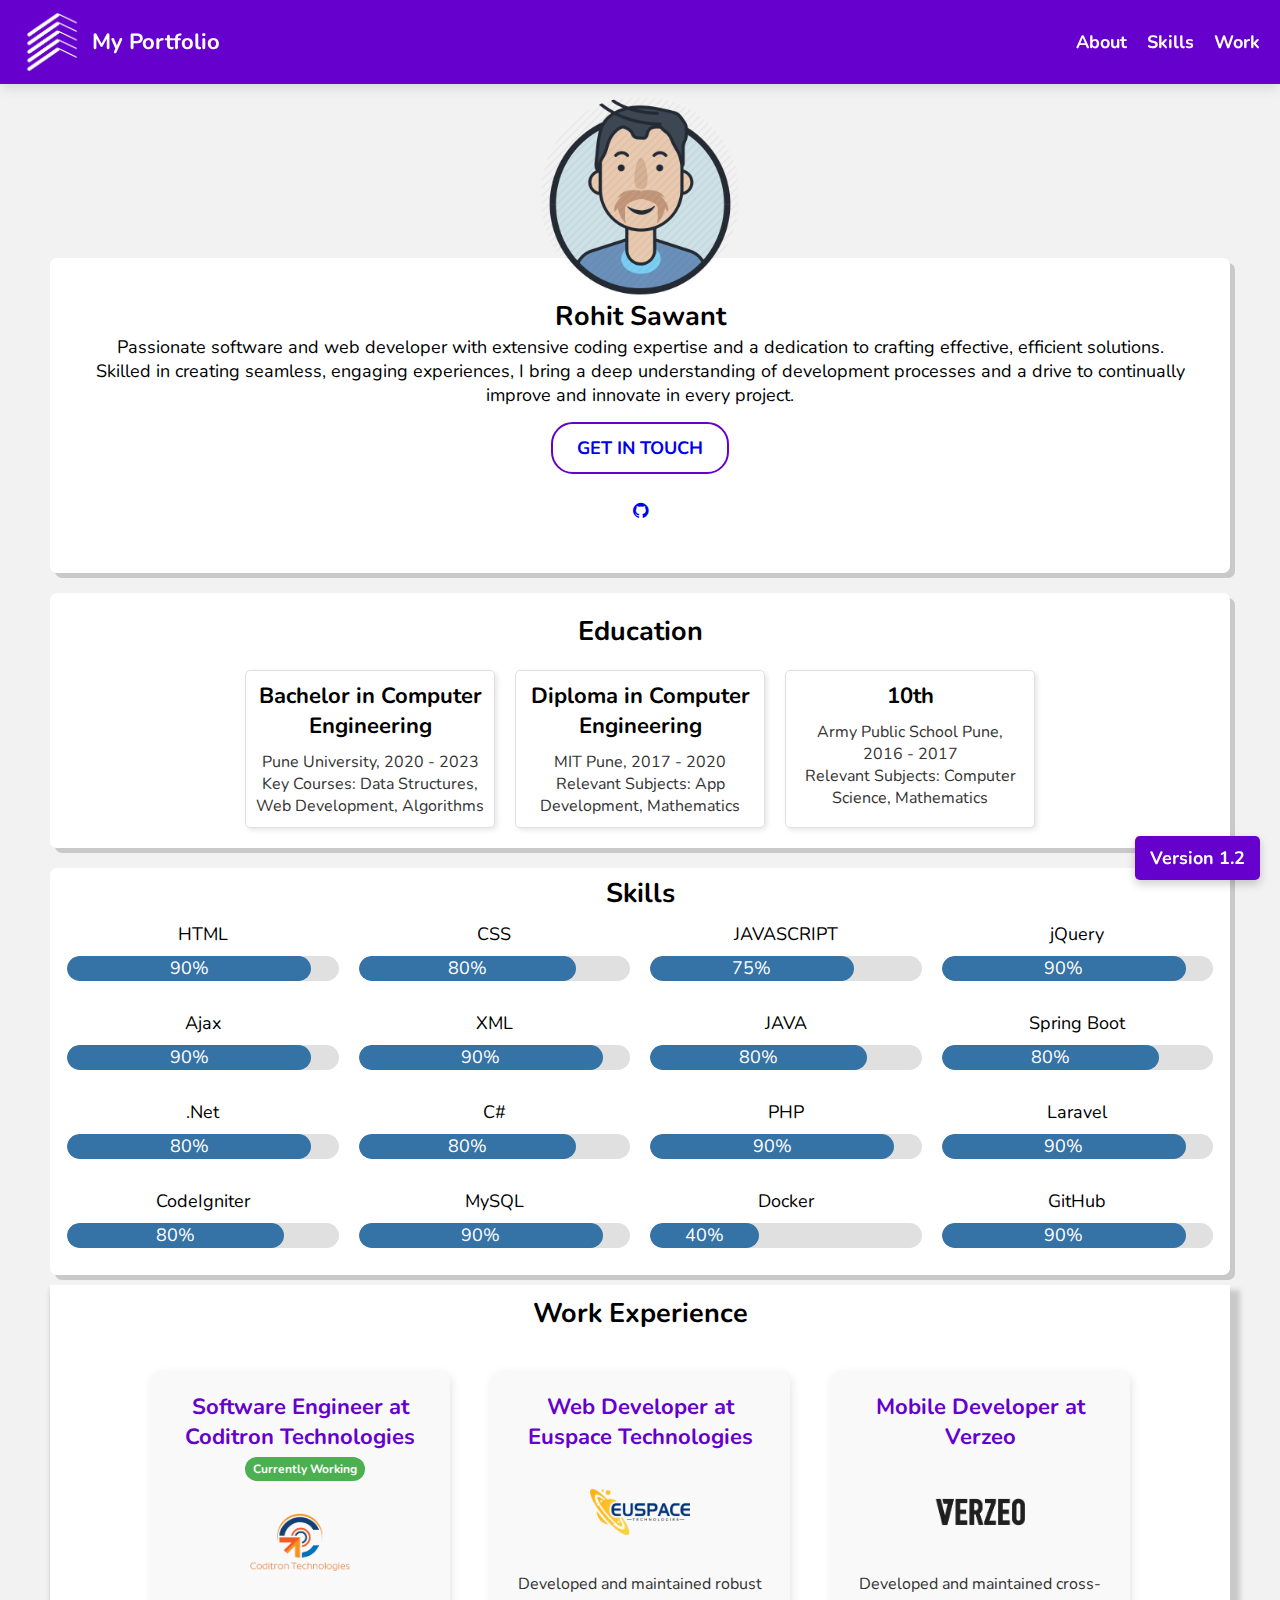
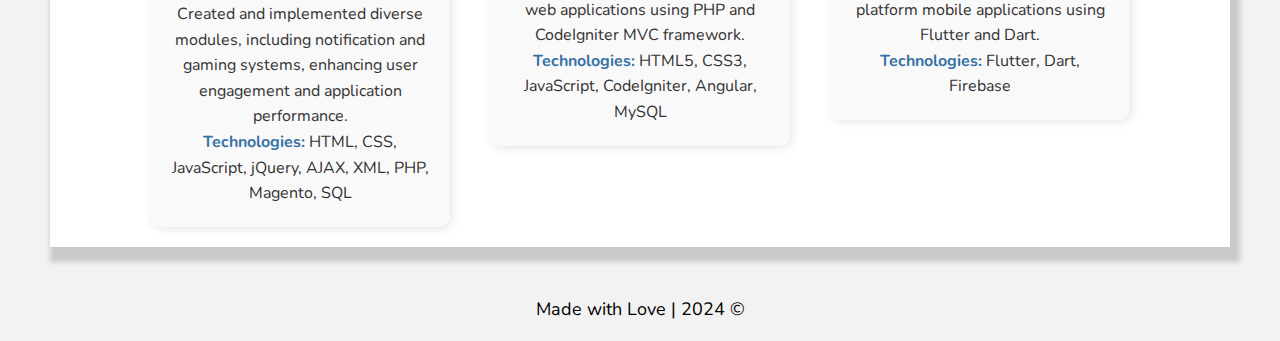
<file: index.html>
<!DOCTYPE html>
<html>
<head>
    <meta charset="utf-8">
    <meta name="viewport" content="width=device-width, initial-scale=1">
    <title>Portfolio</title>
    <link rel="stylesheet" type="text/css" href="assets/css/style.css">
    <link href="https://fonts.googleapis.com/css?family=Nunito&display=swap" rel="stylesheet">
    <link href="https://stackpath.bootstrapcdn.com/font-awesome/4.7.0/css/font-awesome.min.css" rel="stylesheet" integrity="sha384-wvfXpqpZZVQGK6TAh5PVlGOfQNHSoD2xbE+QkPxCAFlNEevoEH3Sl0sibVcOQVnN" crossorigin="anonymous">
</head>
<body>
    <!-- HEADER MENU -->
    <header>
      <div class="brand">
          <img src="assets/images/logo.png" alt="Logo" class="logo"> <!-- Add your logo image source -->
          <span class="brand-name">My Portfolio</span>
      </div>
      <nav class="nav-menu">
          <ul class="menu">
              <li><a href="#about">About</a></li>
              <li><a href="#skills">Skills</a></li>
              <li><a href="#work">Work</a></li>
          </ul>
      </nav>
    </header>
    <div class="container">
        <div class="head-img">
            <img id="headshot" src="assets/images/headshot.png">
        </div>
        <section id="about">
            <h2>Rohit Sawant</h2>
            <p>Passionate software and web developer with extensive coding expertise and a dedication to crafting effective, efficient solutions. Skilled in creating seamless, engaging experiences, I bring a deep understanding of development processes and a drive to continually improve and innovate in every project.</p>
            <a href="mailto:rohitsawant29012021@gmail.com" class="btn-contact">GET IN TOUCH</a>
            <!-- SOCIAL MEDIA ICONS -->
            <div class="inlined" id="social">
                <a href="https://github.com/sawantrohit144"><i class="fa fa-github"></i></a>
            </div>
        </section>
        <section id="education" class="education">
            <h2>Education</h2>
            <div class="education-container">
                <div class="education-entry">
                    <h3>Bachelor in Computer Engineering</h3>
                    <p>Pune University, 2020 - 2023</p>
                    <p>Key Courses: Data Structures, Web Development, Algorithms</p>
                </div>
                <div class="education-entry">
                    <h3>Diploma in Computer Engineering</h3>
                    <p>MIT Pune, 2017 - 2020</p>
                    <p>Relevant Subjects: App Development, Mathematics</p>
                </div>
                <div class="education-entry">
                    <h3>10th</h3>
                    <p>Army Public School Pune, 2016 - 2017</p>
                    <p>Relevant Subjects: Computer Science, Mathematics</p>
                </div>
            </div>
        </section>
        <section id="skills" class="skills">
            <h2>Skills</h2>
            <div class="inlined">
                <div class="block">
                    <div class="skill-name">HTML</div>
                    <div class="progress">
                        <div class="progress-bar program-lang" style="width: 90%;">90%</div>
                    </div>
                </div>
                <div class="block">
                    <div class="skill-name">CSS</div>
                    <div class="progress">
                        <div class="progress-bar program-lang" style="width: 80%;">80%</div>
                    </div>
                </div>
                <div class="block">
                    <div class="skill-name">JAVASCRIPT</div>
                    <div class="progress">
                        <div class="progress-bar program-lang" style="width: 75%;">75%</div>
                    </div>
                </div>
                <div class="block">
                    <div class="skill-name">jQuery</div>
                    <div class="progress">
                        <div class="progress-bar program-lang" style="width: 90%;">90%</div>
                    </div>
                </div>
                <div class="block">
                    <div class="skill-name">Ajax</div>
                    <div class="progress">
                        <div class="progress-bar program-lang" style="width: 90%;">90%</div>
                    </div>
                </div>
                <div class="block">
                    <div class="skill-name">XML</div>
                    <div class="progress">
                        <div class="progress-bar program-lang" style="width: 90%;">90%</div>
                    </div>
                </div>
                <div class="block">
                    <div class="skill-name">JAVA</div>
                    <div class="progress">
                        <div class="progress-bar program-lang" style="width: 80%;">80%</div>
                    </div>
                </div>
                <div class="block">
                    <div class="skill-name">Spring Boot</div>
                    <div class="progress">
                        <div class="progress-bar program-lang" style="width: 80%;">80%</div>
                    </div>
                </div>
                <div class="block">
                    <div class="skill-name">.Net</div>
                    <div class="progress">
                        <div class="progress-bar program-lang" style="width: 90%;">80%</div>
                    </div>
                </div>
                <div class="block">
                    <div class="skill-name">C#</div>
                    <div class="progress">
                        <div class="progress-bar program-lang" style="width: 80%;">80%</div>
                    </div>
                </div>
                <div class="block">
                    <div class="skill-name">PHP</div>
                    <div class="progress">
                        <div class="progress-bar program-lang" style="width: 90%;">90%</div>
                    </div>
                </div>
                <div class="block">
                    <div class="skill-name">Laravel</div>
                    <div class="progress">
                        <div class="progress-bar program-lang" style="width: 90%;">90%</div>
                    </div>
                </div>
                <div class="block">
                    <div class="skill-name">CodeIgniter</div>
                    <div class="progress">
                        <div class="progress-bar program-lang" style="width: 80%;">80%</div>
                    </div>
                </div>
                <div class="block">
                    <div class="skill-name">MySQL</div>
                    <div class="progress">
                        <div class="progress-bar program-lang" style="width: 90%;">90%</div>
                    </div>
                </div>
                <div class="block">
                    <div class="skill-name">Docker</div>
                    <div class="progress">
                        <div class="progress-bar program-lang" style="width: 40%;">40%</div>
                    </div>
                </div>
                <div class="block">
                    <div class="skill-name">GitHub</div>
                    <div class="progress">
                        <div class="progress-bar program-lang" style="width: 90%;">90%</div>
                    </div>
                </div>
            </div>
        </section>
        <div id="work" class="jobs-container">
            <h2>Work Experience</h2>
            <div class="row">
                <div class="column">
                    <div class="content">
                        <h3>
                            Software Engineer at Coditron Technologies
                            <span class="current-badge">Currently Working</span>
                        </h3>
                        <div class="job-logo">
                            <img src="assets/images/coditron-logo.png" alt="Coditron Logo">
                        </div>
                        <p>Created and implemented diverse modules, including notification and gaming systems, enhancing user engagement and application performance.</p>
                        <p><strong>Technologies:</strong> HTML, CSS, JavaScript, jQuery, AJAX, XML, PHP, Magento, SQL</p>
                    </div>
                </div>
                <div class="column">
                    <div class="content">
                        <h3>Web Developer at Euspace Technologies</h3>
                        <div class="job-logo">
                            <img src="assets/images/euspace-logo.png" alt="Euspace Logo">
                        </div>
                        <p>Developed and maintained robust web applications using PHP and CodeIgniter MVC framework.</p>
                        <p><strong>Technologies:</strong> HTML5, CSS3, JavaScript, CodeIgniter, Angular, MySQL</p>
                    </div>
                </div>
                <div class="column">
                    <div class="content">
                        <h3>Mobile Developer at Verzeo</h3>
                        <div class="job-logo">
                            <img src="assets/images/verzeo-logo.png" alt="Verzeo Logo">
                        </div>
                        <p>Developed and maintained cross-platform mobile applications using Flutter and Dart.</p>
                        <p><strong>Technologies:</strong> Flutter, Dart, Firebase</p>
                    </div>
                </div>
            </div>
        </div>
    </div>
    <!-- FOOTER -->
    <footer id="footer">
        Made with Love | 2024 ©
    </footer>

    <a href="version.html" class="version-floating">Version 1.2</a>
</body>
</html>
</file>
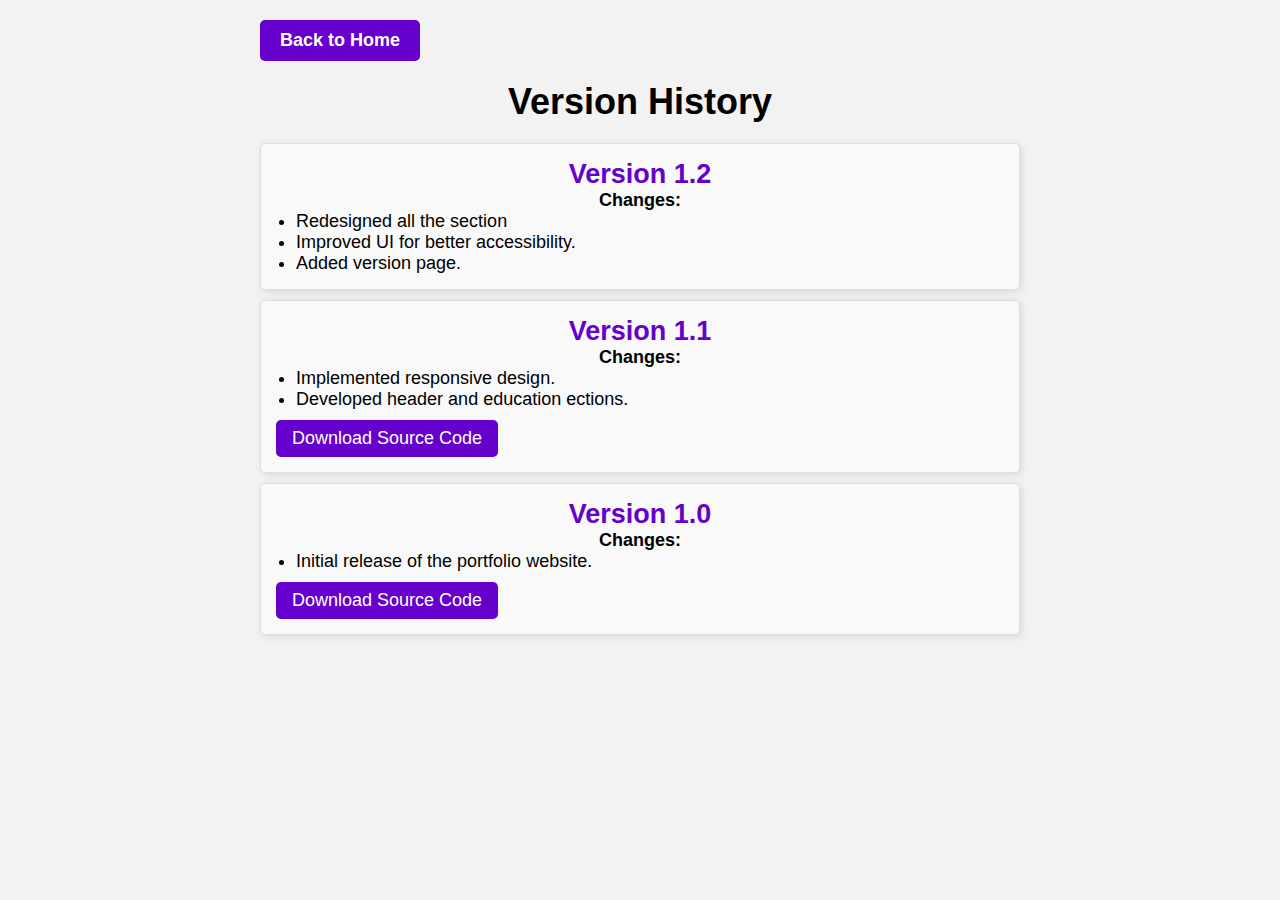
<file: version.html>
<!DOCTYPE html>
<html lang="en">
<head>
    <meta charset="UTF-8">
    <meta name="viewport" content="width=device-width, initial-scale=1.0">
    <title>Version History</title>
    <link rel="stylesheet" href="assets/css/style.css">
</head>
<body>
    <div class="version-container">
        <a href="index.html" class="btn-back">Back to Home</a>
        <h1>Version History</h1>

        <div class="version-entry">
            <h2>Version 1.2</h2>
            <p><strong>Changes:</strong></p>
            <ul>
                <li>Redesigned all the section</li>
                <li>Improved UI for better accessibility.</li>
                <li>Added version page.</li>
            </ul>
            <!-- <a href="assets/source-code/v1.2.zip" download class="btn-download">Download Source Code</a> -->
        </div>

        <div class="version-entry">
            <h2>Version 1.1</h2>
            <p><strong>Changes:</strong></p>
            <ul>
                <li>Implemented responsive design.</li>
                <li>Developed header and education ections.</li>
            </ul>
            <a href="assets/source-code/v1.1.zip" download class="btn-download">Download Source Code</a>
        </div>

        <div class="version-entry">
            <h2>Version 1.0</h2>
            <p><strong>Changes:</strong></p>
            <ul>
                <li>Initial release of the portfolio website.</li>
            </ul>
            <a href="assets/source-code/v1.0.zip" download class="btn-download">Download Source Code</a>
        </div>

    </div>
</body>
</html>
</file>
<file: assets/css/style.css>
/* Global reset */
* {
    padding: 0;
    margin: 0;
    box-sizing: border-box;
}

body {
    background-color: #F2F2F2;
    font-family: 'Nunito', sans-serif;
    font-size: 18px;
    overflow-x: hidden;
}

.container {
    margin: 50px;
    margin-top: 10px;
}

/* Header Styles */
header {
    display: flex;
    align-items: center;
    justify-content: space-between; /* Space between brand and nav */
    background-color: #6600cc;
    padding: 10px 20px;
    box-shadow: 0 4px 12px rgba(0, 0, 0, 0.1);
    position: sticky;
    top: 0;
    width: 100%;
    z-index: 1000;
}

/* Brand styling */
.brand {
    display: flex;
    align-items: center;
}

.logo {
    width: 60px; /* Adjust size as needed */
    height: 60px; /* Adjust size as needed */
    margin-right: 10px;
}

.brand-name {
    color: white;
    font-weight: bold;
    font-size: 22px;
}

/* Navigation Menu Styles */
.nav-menu {
    display: flex; /* Keep this as flex to align items in a row */
}

nav .menu {
    list-style-type: none;
    display: flex; /* Align menu items in a row */
    gap: 20px; /* Space between menu items */
    margin: 0; /* Reset margin */
}

nav .menu li a {
    color: white;
    text-decoration: none;
    font-weight: bold;
    font-size: 18px;
    transition: color 0.3s ease;
}

nav .menu li a:hover {
    color: #ffcc00;
}

/* Responsive Header Menu for Tablet and Smaller */
@media (max-width: 768px) {
    header {
        flex-direction: column; /* Stack items vertically on smaller screens */
        align-items: center; /* Center items */
    }

    .brand {
        margin-bottom: 10px; /* Space between brand and menu on smaller screens */
    }

    nav .menu {
        flex-direction: column; /* Stack menu items vertically */
        align-items: center; /* Center menu items */
        gap: 10px; /* Adjust spacing for mobile view */
    }
}

/* Other Styles Remain Unchanged */
.head-img {
    display: flex;
    justify-content: center;
}

#headshot {
    border-radius: 50%;
    width: 200px;
    height: 200px;
}

@media (max-width: 768px) {
    #headshot {
        width: 120px;
        height: 120px;
    }
}

.btn-contact {
    margin: 15px 0; /* Adjust margin for spacing */
    padding: 12px 24px; /* Increase padding for better readability */
    background-color: white;
    border: 2px solid #6600cc;
    border-radius: 22px;
    font-weight: bold;
    text-decoration: none; /* Ensure the link looks like a button */
    display: inline-block; /* Allow margin to be applied */
    transition: background-color 0.3s ease, color 0.3s ease; /* Add transition */
}

.btn-contact:hover {
    background-color: #6600cc;
    color: white;
    padding: 12px 24px; /* Maintain padding on hover */
}

@keyframes fadeIn {
    from {
        opacity: 0;
        transform: translateY(20px); /* Slight movement from bottom */
    }
    to {
        opacity: 1;
        transform: translateY(0);
    }
}

#about {
    font-size: 18px;
    margin-top: -40px;
    text-align: center;
    padding: 40px; /* Increase padding for better spacing */
    background-color: white;
    margin-bottom: 20px;
    box-shadow: 5px 5px #C9C9C9;
    border-radius: 7px;
    animation: fadeIn 1s ease; /* Add animation */
}

/* Skills Section */
.skills {
    height: auto;
    background-color: white;
    margin-top: 10px;
    margin-bottom: 10px;
    box-shadow: 5px 5px #C9C9C9;
    border-radius: 7px;
    padding: 7px;
    text-align: center;
}

h2 {
    text-align: center;
}

/* Work Section */
.jobs-container {
    padding-top: 10px;
    background-color: white;
    box-shadow: 5px 10px 5px 5px #C9C9C9;
}

.jobs-container h2 {
    text-align: center;
    margin-bottom: 20px;
}

.row {
    margin-top: 10px;
    display: flex;
    flex-direction: row;
    flex-wrap: wrap;
    justify-content: center;
}

.column {
    margin: 20px;
    width: 100%;
    max-width: 300px;
}

/* .column img {
    width: 100%;
    height: auto;
}

.column:hover {
    width: 100%;
    max-width: 320px;
    transition: 0.3s;
} */

@media (max-width: 768px) {
    .column {
        width: 100%;
        margin: 10px 0;
    }
}

.inlined {
    display: flex; /* Use flexbox for layout */
    flex-wrap: wrap; /* Allow items to wrap to the next line */
    justify-content: center; /* Center the skills in the container */
    /* align-items: center; */
}

.inlined a + a {
    padding-left: 10px;
}

#social {
    justify-content: center;
    padding: 10px;
}

/* .lang {
    margin: 5px;
    font-size: 18px;
} */

.block {
    flex: 1 0 21%; /* Each block takes up approximately 21% of the row */
    margin: 10px; /* Space between skill blocks */
    min-width: 150px; /* Ensures a minimum width for responsiveness */
    text-align: center;
}

img {
    margin: 2px;
}

.content {
    padding: 10px;
		text-align: center;
}

h3 {
    font-size: 20px; /* Font size for project titles */
    margin-bottom: 10px; /* Space between title and image */
}

p {
    text-align: center;
}

.btn-view-project {
    display: inline-block; /* Make button inline with text */
    margin-top: 10px; /* Space between description and button */
    padding: 8px 16px; /* Padding for the button */
    background-color: #6600cc; /* Button color */
    color: white; /* Text color */
    text-decoration: none; /* Remove underline */
    border-radius: 5px; /* Rounded corners */
    transition: background-color 0.3s; /* Transition effect */
}

.btn-view-project:hover {
    background-color: #ffcc00; /* Change color on hover */
}

#footer {
    display: flex;
    justify-content: center;
    margin: 20px;
}

/* Responsive Footer */
@media (max-width: 768px) {
    .container {
        margin: 20px;
    }

    nav .menu li {
        margin: 0 10px;
    }

    .btn-contact {
        padding: 10px;
        font-size: 16px;
    }

    .skills .block {
        margin: 10px;
    }
}

/* chnages till here */
/* Skill Progress Bars */
.progress {
    background-color: #e0e0e0; /* Light grey background */
    border-radius: 20px; /* Rounded corners */
    overflow: hidden; /* Ensures the inner div doesn't overflow */
    margin: 10px auto; /* Space between skills */
    height: 25px; /* Height of the progress bar */
    width: 300px; /* Fixed width for the progress bar */
    max-width: 100%; /* Ensures it doesn't exceed the container width */
}

.progress-bar {
    height: 100%; /* Full height of the progress container */
    line-height: 25px; /* Center the text vertically */
    color: white; /* White text for visibility */
    text-align: center; /* Center the percentage text */
    border-radius: 20px; /* Rounded corners for the progress */
    transition: width 0.5s ease; /* Smooth transition for width change */
}

.program-lang {
    background-color: #3572A5; /* Color */
}

/* Education Section */
.education {
    background-color: white;
    margin: 20px 0;
    padding: 20px;
    box-shadow: 5px 5px #C9C9C9;
    border-radius: 7px;
    animation: fadeIn 1s ease;
    text-align: center; /* Center aligns the h2 inside the section */
}

.education h2 {
    margin-bottom: 20px;
}

.education-container {
    display: flex;
    flex-wrap: wrap; /* Allows entries to wrap on smaller screens */
    gap: 20px; /* Adds space between entries */
    justify-content: center; /* Centers the entries in the section */
}

.education-entry {
    flex: 1 1 200px; /* Each entry takes at least 200px width */
    max-width: 250px; /* Sets a max width for each entry */
    text-align: center;
    padding: 10px;
    border: 1px solid #e0e0e0; /* Optional: border around each entry */
    border-radius: 5px;
    box-shadow: 2px 2px 5px rgba(0, 0, 0, 0.1);
}

/* Education Section Hover Effect */
.education-entry:hover {
    transform: scale(1.05); /* Slightly enlarge the card */
    box-shadow: 5px 5px 15px rgba(0, 0, 0, 0.2); /* Darker shadow on hover */
    transition: transform 0.3s ease, box-shadow 0.3s ease; /* Smooth transition */
}

.education-entry h3 {
    font-size: 22px; /* Slightly larger font for emphasis */
    /* color: #6600cc; /* Primary color for titles */ */
    margin-bottom: 10px;
    /* text-transform: uppercase; /* Optional: Makes the title more prominent */ */
}

.education-entry p {
    font-size: 16px;
    color: #333;
}

.version-floating {
    position: fixed;
    bottom: 20px;
    right: 20px;
    background-color: #6600cc;
    color: white;
    padding: 10px 15px;
    border-radius: 5px;
    font-weight: bold;
    text-decoration: none;
    box-shadow: 0 4px 10px rgba(0, 0, 0, 0.2);
    transition: background-color 0.3s;
    animation: bounce 2s infinite;
}

@keyframes bounce {
    0%, 100% {
        transform: translateY(0);
    }
    50% {
        transform: translateY(-5px);
    }
}

.version-floating:hover {
    background-color: #ffcc00;
}

/* Version Page Styles */
.version-container {
    max-width: 800px;
    margin: 0 auto;
    padding: 20px;
}

.version-container h1 {
    text-align: center;
    font-size: 2em;
    margin-bottom: 20px;
}

.version-entry {
    background-color: #f9f9f9;
    padding: 15px;
    border: 1px solid #ddd;
    border-radius: 5px;
    margin: 10px 0;
    box-shadow: 2px 2px 8px rgba(0, 0, 0, 0.1);
}

.version-entry h2 {
    color: #6600cc;
}

.version-entry ul {
    margin-left: 20px;
}

.btn-download {
    display: inline-block;
    margin-top: 10px;
    padding: 8px 16px;
    background-color: #6600cc;
    color: white;
    text-decoration: none;
    border-radius: 5px;
    transition: background-color 0.3s;
}

.btn-download:hover {
    background-color: #ffcc00;
}
/* Enhance Work Experience Section */
.jobs-container .content {
    background-color: #f9f9f9; /* Subtle background for cards */
    border-radius: 10px; /* Rounded corners */
    box-shadow: 2px 2px 10px rgba(0, 0, 0, 0.1); /* Add shadow for depth */
    padding: 20px;
    transition: transform 0.3s, box-shadow 0.3s; /* Smooth hover effect */
}

.jobs-container .content:hover {
    transform: scale(1.05); /* Slight zoom-in on hover */
    box-shadow: 5px 5px 20px rgba(0, 0, 0, 0.2); /* Emphasize shadow on hover */
}

/* Container for job logos */
.job-logo {
    display: flex; /* Enables flexbox */
    justify-content: center; /* Horizontally centers the logo */
    align-items: center; /* Vertically centers the logo */
    height: 100px; /* Set a specific height to the container, if needed */
    margin-bottom: 10px; /* Optional: Adds spacing below the logo */
}

.jobs-container .job-logo img {
    width: 100px;
    height: auto;
    /* margin-bottom: 10px; Space between logo and title */
}

.jobs-container h3 {
    color: #6600cc; /* Brand color for job titles */
    font-size: 22px; /* Slightly larger font for titles */
    margin-bottom: 10px;
}

.jobs-container .content p {
    font-size: 16px;
    color: #333;
    line-height: 1.6; /* Better readability */
}

.jobs-container .content strong {
    color: #3572A5; /* Highlight for key terms like Technologies */
    font-weight: bold;
}

@media (max-width: 768px) {
    .jobs-container .content {
        margin-bottom: 20px; /* Space between cards on smaller screens */
    }
}

.current-badge {
    background-color: #4CAF50; /* Green */
    color: white;
    font-size: 12px;
    font-weight: bold;
    padding: 4px 8px;
    border-radius: 12px;
    margin-left: 10px;
    vertical-align: middle;
}

.btn-back {
    display: inline-block;
    margin-bottom: 20px;
    padding: 10px 20px;
    background-color: #6600cc;
    color: white;
    text-decoration: none;
    font-weight: bold;
    border-radius: 5px;
    transition: background-color 0.3s ease;
}

.btn-back:hover {
    background-color: #ffcc00;
}
</file>
